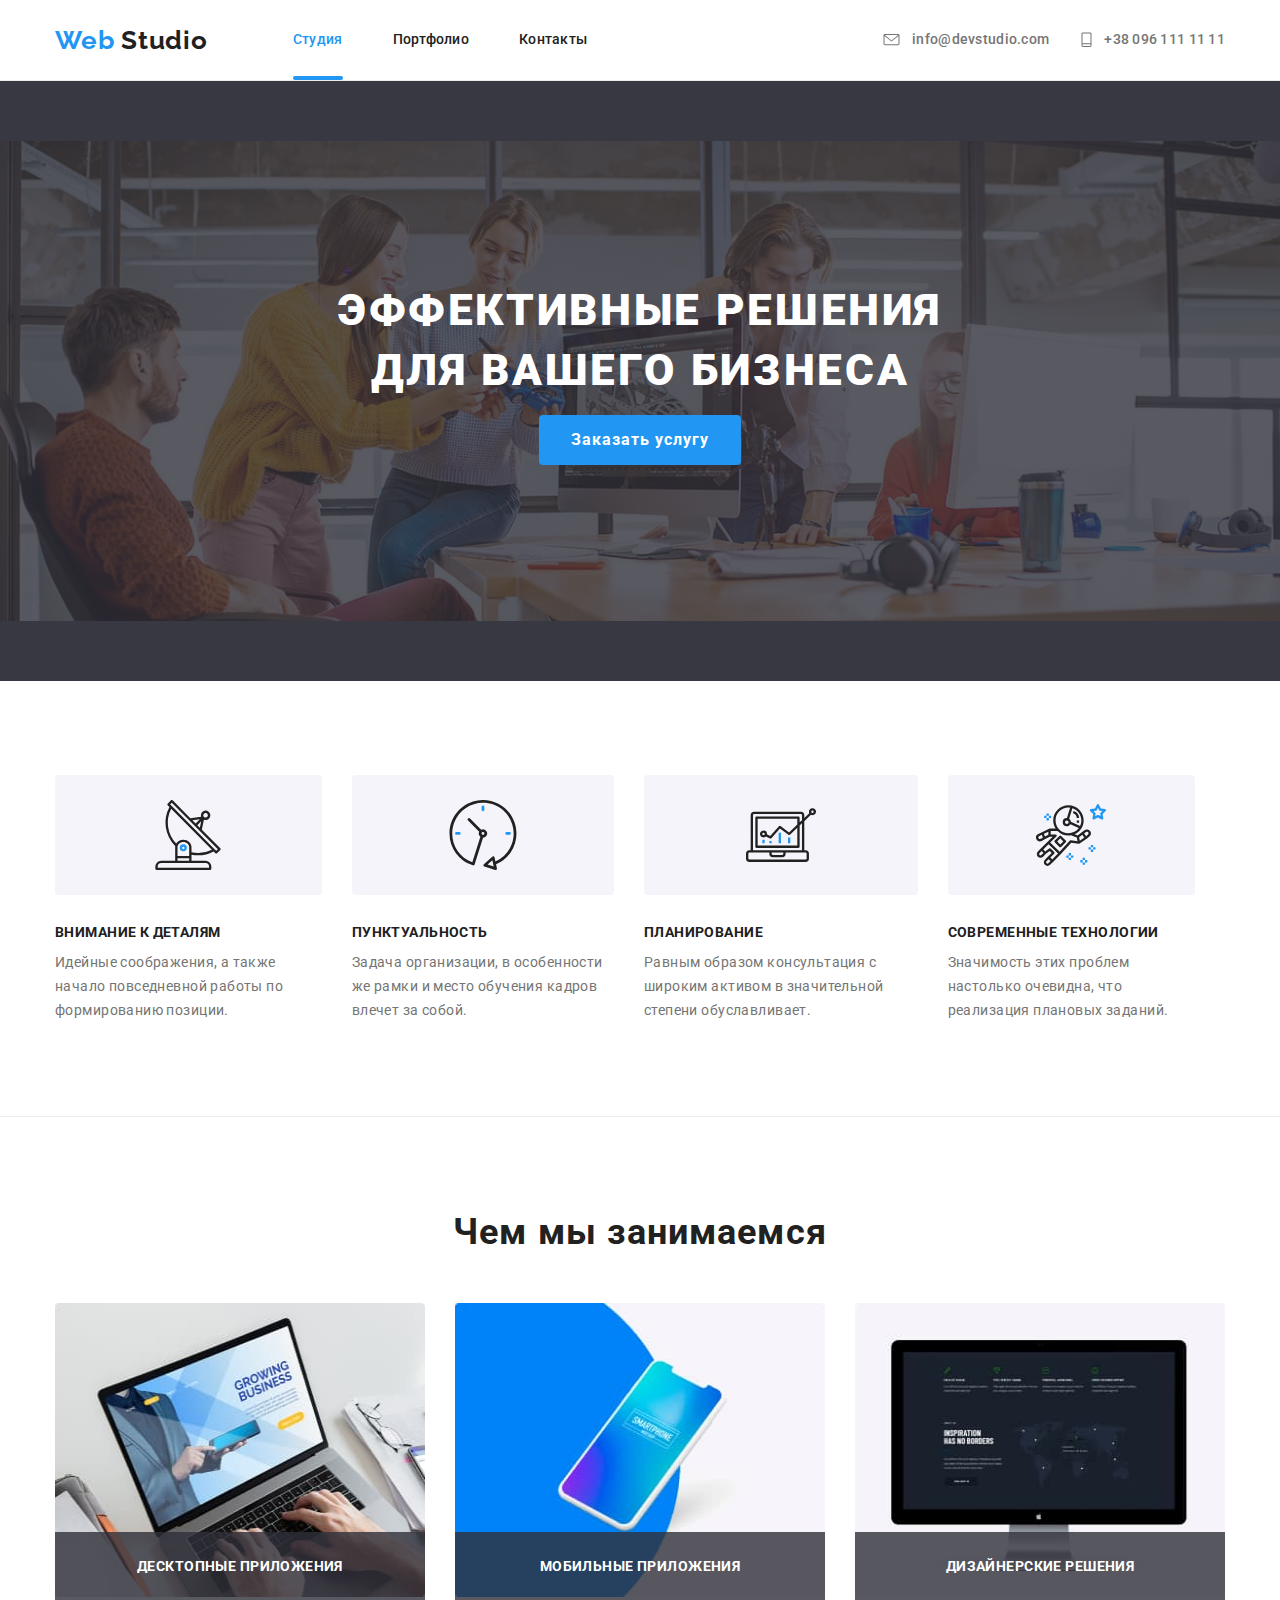
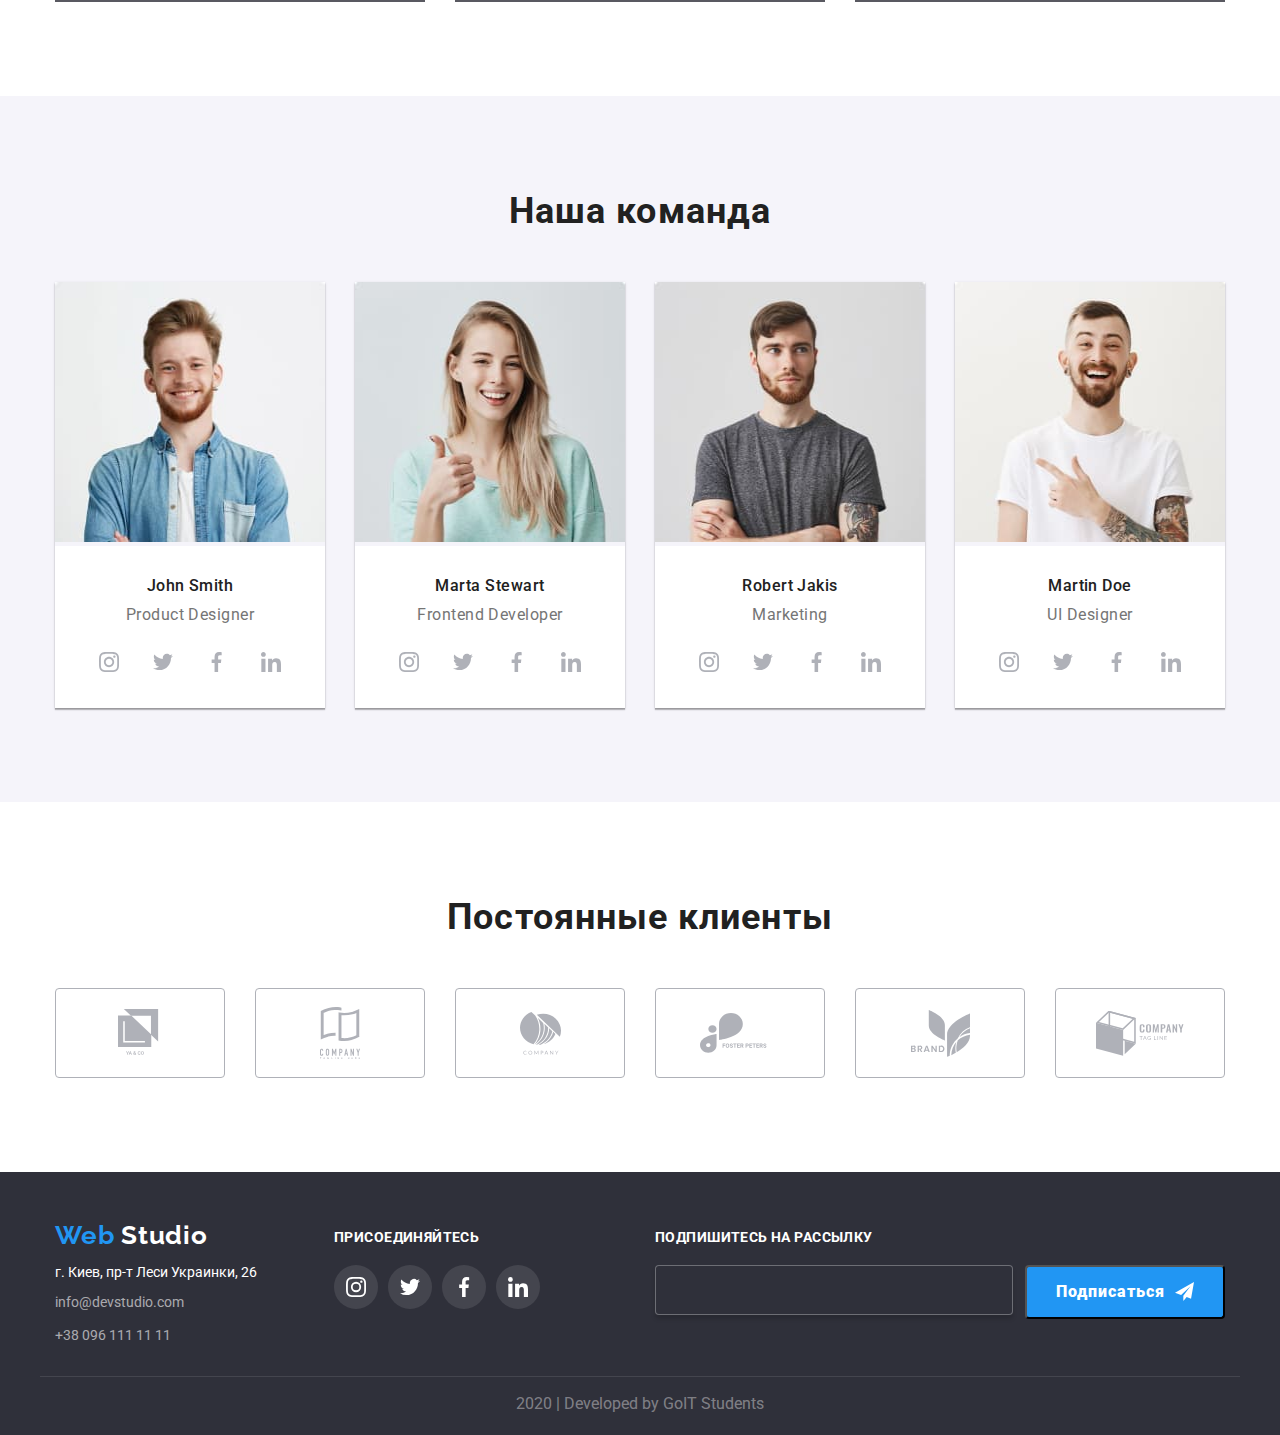
<file: index.html>
<!DOCTYPE html>
<html lang="ru">
  <head>
    <meta charset="UTF-8" />
    <meta name="viewport" content="width=device-width, initial-scale=1.0" />
    <meta http-equiv="X-UA-Compatible" content="IE=Edge" />
    <title>Web Studio v.1</title>
    <link
      href="https://fonts.googleapis.com/css2?family=Raleway:wght@700&family=Roboto:wght@400;500;700;900&display=swap"
      rel="stylesheet"
    />
    <link
      rel="stylesheet"
      href="https://cdnjs.cloudflare.com/ajax/libs/modern-normalize/0.6.0/modern-normalize.min.css"
    />
    <link rel="stylesheet" href="./css/styles.css" />
  </head>

  <body class="page">
    <!-- Шапка сайта -->
    <header class="page-header">
      <div class="container main-nav">
        <nav class="container-nav">
          <a href="./index.html" class="logo">
            Web <span class="logo-studio">Studio</span>
          </a>
          <ul class="site-nav list">
            <li class="item">
              <a href="./index.html" class="link current">Студия</a>
            </li>
            <li class="item">
              <a href="./portfolio.html" class="link">Портфолио</a>
            </li>
            <li class="item"><a href="" class="link">Контакты</a></li>
          </ul>
        </nav>
        <ul class="communication list">
          <li class="item">
            <a href="mailto:info@devstudio.com" target="_blank" class="link">
              <svg class="mail">
                <use
                  href="./images/sprite.svg#mail"
                  width="21px"
                  height="16px"
                ></use>
              </svg>
              info@devstudio.com
            </a>
          </li>
          <li class="item">
            <a href="tel:380961111111" class="link">
              <svg class="telephone">
                <use
                  href="./images/sprite.svg#telefon"
                  width="15px"
                  height="20px"
                ></use>
              </svg>
              +38 096 111 11 11
            </a>
          </li>
        </ul>
      </div>
    </header>

    <main>
      <!-- Герой -->
      <div class="hero">
        <section class="heading">
          <h1 class="hero-title">
            ЭФФЕКТИВНЫЕ РЕШЕНИЯ ДЛЯ ВАШЕГО БИЗНЕСА
          </h1>
          <a href="" target="_blank" class="button-primary">Заказать услугу</a>
        </section>
      </div>
      <!-- Наши преимущества -->
      <div class="advantages">
        <div class="container">
          <h2 class="advantages-title visually-hidden">Наши преимущества</h2>
          <!-- заголовок h2,которого нет в макете ,будет спрятан при стилизации -->
          <ul class="advantages-list list">
            <li class="item details">
              <h3 class="advantages-list-title">Внимание к деталям</h3>
              <p class="advantages-list-text">
                Идейные соображения, а также начало повседневной работы по
                формированию позиции.
              </p>
            </li>
            <li class="item punctuality">
              <h3 class="advantages-list-title">Пунктуальность</h3>
              <p class="advantages-list-text">
                Задача организации, в особенности же рамки и место обучения
                кадров влечет за собой.
              </p>
            </li>
            <li class="item planning">
              <h3 class="advantages-list-title">Планирование</h3>
              <p class="advantages-list-text">
                Равным образом консультация с широким активом в значительной
                степени обуславливает.
              </p>
            </li>
            <li class="item technology">
              <h3 class="advantages-list-title">Современные технологии</h3>
              <p class="advantages-list-text">
                Значимость этих проблем настолько очевидна, что реализация
                плановых заданий.
              </p>
            </li>
          </ul>
        </div>
      </div>
      <!-- Чем мы занимаемся -->
      <div class="work">
        <div class="container">
          <h2 class="work-title">Чем мы занимаемся</h2>
          <ul class="work-list list">
            <li class="item-work">
              <img
                src="./images/notebook.jpg"
                alt="Ноутбук"
                width="370"
                height="294"
              />
              <h3 class="work-list-title">Десктопные приложения</h3>
            </li>
            <li class="item-work">
              <img
                src="./images/smartfon.jpg"
                alt="Смартфон"
                width="370"
                height="294"
              />
              <h3 class="work-list-title">Мобильные приложения</h3>
            </li>
            <li class="item-work">
              <img
                src="./images/monitor.jpg"
                alt="Изображение на мониторе"
                width="370"
                height="294"
              />
              <h3 class="work-list-title">Дизайнерские решения</h3>
            </li>
          </ul>
        </div>
      </div>
      <!-- Наша команда -->
      <section class="team">
        <div class="container">
          <h2 class="team-title">Наша команда</h2>
          <ul class="team-list list">
            <li class="item">
              <img
                src="./images/john.jpg"
                width="270"
                height="260"
                alt="Фото Джона"
              />
              <div class="team-list-card">
                <h3 class="team-list-title">John Smith</h3>
                <p class="team-list-text">Product Designer</p>
                <ul class="team-list-icon">
                  <li>
                    <a
                      href=""
                      aria-label="Ссылка на Instagram"
                      class="team-list-icon-link"
                    >
                      <svg class="team-svg">
                        <use
                          href="./images/sprite.svg#instagram1"
                          width="20px"
                          height="20px"
                        ></use>
                      </svg>
                    </a>
                  </li>
                  <li>
                    <a
                      href=""
                      aria-label="Ссылка на Twitter"
                      class="team-list-icon-link"
                    >
                      <svg class="team-svg">
                        <use
                          href="./images/sprite.svg#twitter1"
                          width="20px"
                          height="20px"
                        ></use>
                      </svg>
                    </a>
                  </li>
                  <li>
                    <a
                      href=""
                      aria-label="Ссылка на Facebook"
                      class="team-list-icon-link"
                    >
                      <svg class="team-svg">
                        <use
                          href="./images/sprite.svg#facebook1"
                          width="20px"
                          height="20px"
                        ></use>
                      </svg>
                    </a>
                  </li>
                  <li>
                    <a
                      href=""
                      aria-label="Ссылка на LinkedIn"
                      class="team-list-icon-link linkedin"
                    >
                      <svg class="team-svg">
                        <use
                          href="./images/sprite.svg#linkedin1"
                          width="20px"
                          height="20px"
                        ></use>
                      </svg>
                    </a>
                  </li>
                </ul>
              </div>
            </li>
            <li class="item">
              <img
                src="./images/marta.jpg"
                width="270"
                height="260"
                alt="Фото Марты"
              />
              <div class="team-list-card">
                <h3 class="team-list-title">Marta Stewart</h3>
                <p class="team-list-text">Frontend Developer</p>
                <ul class="team-list-icon">
                  <li>
                    <a
                      href=""
                      aria-label="Ссылка на Instagram"
                      class="team-list-icon-link"
                    >
                      <svg class="team-svg">
                        <use
                          href="./images/sprite.svg#instagram1"
                          width="20px"
                          height="20px"
                        ></use>
                      </svg>
                    </a>
                  </li>
                  <li>
                    <a
                      href=""
                      aria-label="Ссылка на Twitter"
                      class="team-list-icon-link"
                    >
                      <svg class="team-svg">
                        <use
                          href="./images/sprite.svg#twitter1"
                          width="20px"
                          height="20px"
                        ></use>
                      </svg>
                    </a>
                  </li>
                  <li>
                    <a
                      href=""
                      aria-label="Ссылка на Facebook"
                      class="team-list-icon-link"
                    >
                      <svg class="team-svg">
                        <use
                          href="./images/sprite.svg#facebook1"
                          width="20px"
                          height="20px"
                        ></use>
                      </svg>
                    </a>
                  </li>
                  <li>
                    <a
                      href=""
                      aria-label="Ссылка на LinkedIn"
                      class="team-list-icon-link linkedin"
                    >
                      <svg class="team-svg">
                        <use
                          href="./images/sprite.svg#linkedin1"
                          width="20px"
                          height="20px"
                        ></use>
                      </svg>
                    </a>
                  </li>
                </ul>
              </div>
            </li>
            <li class="item">
              <img
                src="./images/robert.jpg"
                width="270"
                height="260"
                alt="Фото Роберта"
              />
              <div class="team-list-card">
                <h3 class="team-list-title">Robert Jakis</h3>
                <p class="team-list-text">Marketing</p>
                <ul class="team-list-icon">
                  <li>
                    <a
                      href=""
                      aria-label="Ссылка на Instagram"
                      class="team-list-icon-link"
                    >
                      <svg class="team-svg">
                        <use
                          href="./images/sprite.svg#instagram1"
                          width="20px"
                          height="20px"
                        ></use>
                      </svg>
                    </a>
                  </li>
                  <li>
                    <a
                      href=""
                      aria-label="Ссылка на Twitter"
                      class="team-list-icon-link"
                    >
                      <svg class="team-svg">
                        <use
                          href="./images/sprite.svg#twitter1"
                          width="20px"
                          height="20px"
                        ></use>
                      </svg>
                    </a>
                  </li>
                  <li>
                    <a
                      href=""
                      aria-label="Ссылка на Facebook"
                      class="team-list-icon-link"
                    >
                      <svg class="team-svg">
                        <use
                          href="./images/sprite.svg#facebook1"
                          width="20px"
                          height="20px"
                        ></use>
                      </svg>
                    </a>
                  </li>
                  <li>
                    <a
                      href=""
                      aria-label="Ссылка на LinkedIn"
                      class="team-list-icon-link linkedin"
                    >
                      <svg class="team-svg">
                        <use
                          href="./images/sprite.svg#linkedin1"
                          width="20px"
                          height="20px"
                        ></use>
                      </svg>
                    </a>
                  </li>
                </ul>
              </div>
            </li>
            <li class="item">
              <img
                src="./images/martin.jpg"
                width="270"
                height="260"
                alt="Фото Мартина"
              />
              <div class="team-list-card">
                <h3 class="team-list-title">Martin Doe</h3>
                <p class="team-list-text">UI Designer</p>
                <ul class="team-list-icon">
                  <li>
                    <a
                      href=""
                      aria-label="Ссылка на Instagram"
                      class="team-list-icon-link"
                    >
                      <svg class="team-svg">
                        <use
                          href="./images/sprite.svg#instagram1"
                          width="20px"
                          height="20px"
                        ></use>
                      </svg>
                    </a>
                  </li>
                  <li>
                    <a
                      href=""
                      aria-label="Ссылка на Twitter"
                      class="team-list-icon-link"
                    >
                      <svg class="team-svg">
                        <use
                          href="./images/sprite.svg#twitter1"
                          width="20px"
                          height="20px"
                        ></use>
                      </svg>
                    </a>
                  </li>
                  <li>
                    <a
                      href=""
                      aria-label="Ссылка на Facebook"
                      class="team-list-icon-link"
                    >
                      <svg class="team-svg">
                        <use
                          href="./images/sprite.svg#facebook1"
                          width="20px"
                          height="20px"
                        ></use>
                      </svg>
                    </a>
                  </li>
                  <li>
                    <a
                      href=""
                      aria-label="Ссылка на LinkedIn"
                      class="team-list-icon-link linkedin"
                    >
                      <svg class="team-svg">
                        <use
                          href="./images/sprite.svg#linkedin1"
                          width="20px"
                          height="20px"
                        ></use>
                      </svg>
                    </a>
                  </li>
                </ul>
              </div>
            </li>
          </ul>
        </div>
      </section>
      <!-- Постоянные клиенты -->
      <div class="customers">
        <div class="container">
          <h2 class="customers-title">Постоянные клиенты</h2>
          <ul class="customers-list list">
            <li class="item">
              <a
                href=""
                aria-label="Ссылка на сайт компании YA & CO"
                class="customers-list-link"
              >
                <svg class="svg-yaco">
                  <use
                    href="./images/sprite.svg#yaco"
                    width="44px"
                    height="49px"
                  ></use>
                </svg>
              </a>
            </li>
            <li class="item">
              <a
                href=""
                aria-label="Ссылка на сайт компании COMPANY TAGLINE HERE"
                class="customers-list-link"
              >
                <svg class="svg-companytaglinehere">
                  <use
                    href="./images/sprite.svg#companytaglinehere"
                    width="40px"
                    height="52px"
                  ></use>
                </svg>
              </a>
            </li>
            <li class="item">
              <a
                href=""
                aria-label="Ссылка на сайт компании COMPANY"
                class="customers-list-link"
              >
                <svg class="svg-company">
                  <use
                    href="./images/sprite.svg#company"
                    width="41px"
                    height="43px"
                  ></use>
                </svg>
              </a>
            </li>
            <li class="item">
              <a
                href=""
                aria-label="Ссылка на сайт компании FOSTER PETERS"
                class="customers-list-link"
              >
                <svg class="svg-fosterpeters">
                  <use
                    href="./images/sprite.svg#fosterpeters"
                    width="80px"
                    height="42px"
                  ></use>
                </svg>
              </a>
            </li>
            <li class="item">
              <a
                href=""
                aria-label="Ссылка на сайт компании BRAND"
                class="customers-list-link"
              >
                <svg class="svg-brand">
                  <use
                    href="./images/sprite.svg#brand"
                    width="59px"
                    height="47px"
                  ></use>
                </svg>
              </a>
            </li>
            <li class="item">
              <a
                href=""
                aria-label="Ссылка на сайт компании COMPANY TAG LINE"
                class="customers-list-link"
              >
                <svg class="svg-companytagline">
                  <use
                    href="./images/sprite.svg#companytagline"
                    width="88px"
                    height="45px"
                  ></use>
                </svg>
              </a>
            </li>
          </ul>
        </div>
      </div>
    </main>
    <!-- Футер -->
    <footer class="footer">
      <!-- Адрес -->
      <div class="container footer-container">
        <div class="footer-left-block">
          <a href="./index.html" class="logo footer-logo">
            Web <span class="footer-studio">Studio</span>
          </a>
          <address class="footer-contacts">
            <span class="footer-contacts-address"
              >г. Киев, пр-т Леси Украинки, 26</span
            >
            <a
              href="mailto:info@devstudio.com"
              target="_blank"
              class="footer-mail link"
            >
              info@devstudio.com
            </a>
            <a href="tel:380961111111" class="footer-telephone link">
              +38 096 111 11 11
            </a>
          </address>
        </div>
        <!-- Ссылки на соц.сети -->
        <div class="footer-social-media">
          <b class="footer-social-media-act">ПРИСОЕДИНЯЙТЕСЬ</b>
          <ul class="footer-social-media-list list">
            <li>
              <a
                href=""
                aria-label="Ссылка на Instagram"
                class="footer-social-media-list-link instagram"
              >
              </a>
            </li>
            <li>
              <a
                href=""
                aria-label="Ссылка на Twitter"
                class="footer-social-media-list-link twitter"
              >
              </a>
            </li>
            <li>
              <a
                href=""
                aria-label="Ссылка на Facebook"
                class="footer-social-media-list-link facebook"
              >
              </a>
            </li>
            <li>
              <a
                href=""
                aria-label="Ссылка на LinkedIn"
                class="footer-social-media-list-link linkedin"
              >
              </a>
            </li>
          </ul>
        </div>
        <!-- Форма подписки на рассылку -->
        <div class="form">
          <b class="form-act">ПОДПИШИТЕСЬ НА РАССЫЛКУ</b>
          <div class="form-input">
            <input type="text" class="footer-input" />
            <button type="button" class="button-secondary">Подписаться</button>
          </div>
        </div>
      </div>
      <div class="container-inscription">
        <p class="footer-inscription">2020 | Developed by GoIT Students</p>
      </div>
    </footer>
  </body>
</html>
</file>
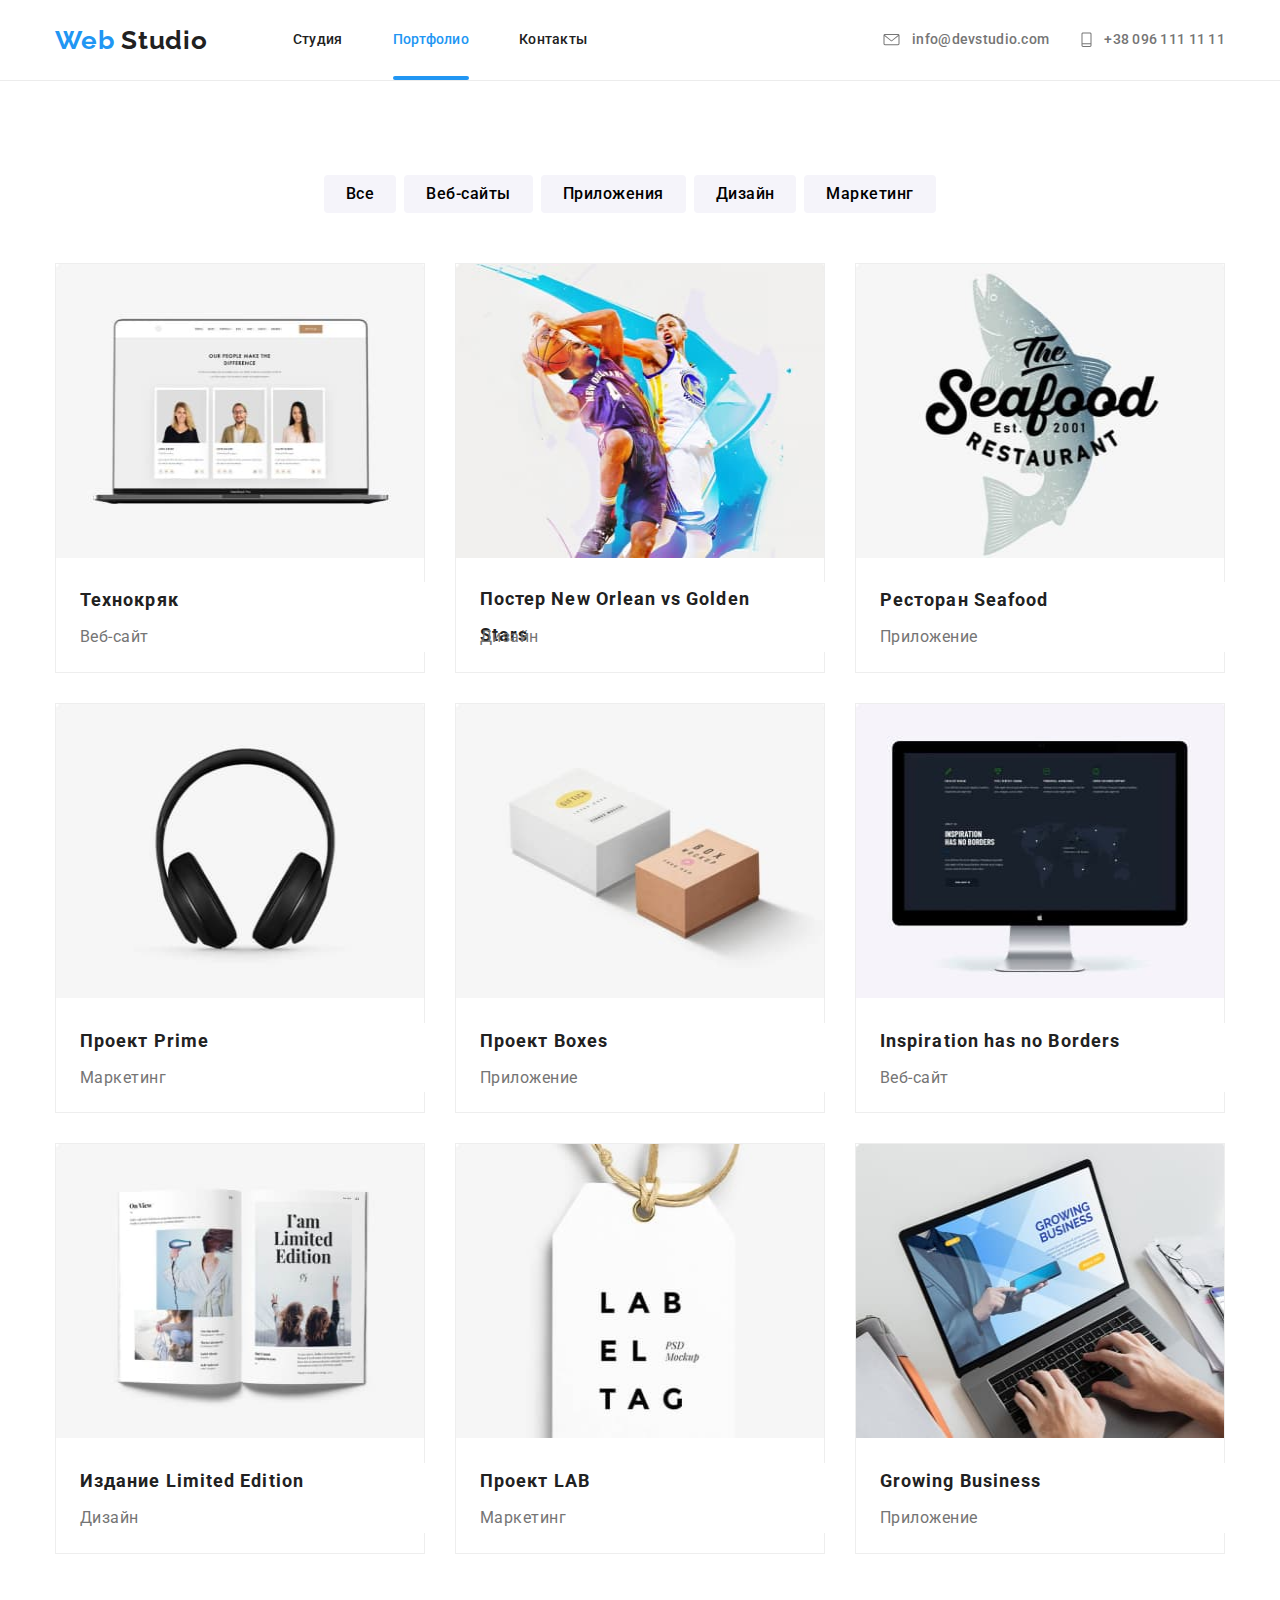
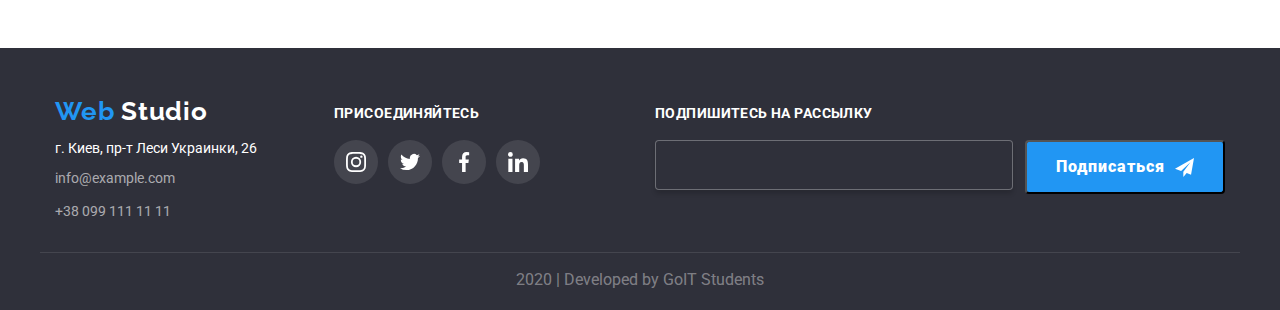
<file: portfolio.html>
<!DOCTYPE html>
<html lang="ru">
  <head>
    <meta charset="UTF-8" />
    <meta name="viewport" content="width=device-width, initial-scale=1.0" />
    <meta http-equiv="X-UA-Compatible" content="IE=Edge" />
    <title>Portfolio</title>
    <link
      href="https://fonts.googleapis.com/css2?family=Raleway:wght@700&family=Roboto:wght@400;500;700;900&display=swap"
      rel="stylesheet"
    />
    <link
      rel="stylesheet"
      href="https://cdnjs.cloudflare.com/ajax/libs/modern-normalize/0.6.0/modern-normalize.min.css"
    />
    <link rel="stylesheet" href="./css/styles.css" />
  </head>
  <body class="page">
    <!-- Шапка сайта -->
    <header class="page-header">
      <div class="container main-nav">
        <nav class="container-nav">
          <a href="./index.html" class="logo">
            Web <span class="logo-studio">Studio</span>
          </a>
          <ul class="site-nav list">
            <li class="item">
              <a href="./index.html" class="link">Студия</a>
            </li>
            <li class="item">
              <a href="./portfolio.html" class="link current">Портфолио</a>
            </li>
            <li class="item"><a href="" class="link">Контакты</a></li>
          </ul>
        </nav>
        <ul class="communication list">
          <li class="item">
            <a href="mailto:info@devstudio.com" target="_blank" class="link">
              <svg class="mail">
                <use href="./images/sprite.svg#mail"></use>
              </svg>
              info@devstudio.com
            </a>
          </li>
          <li class="item">
            <a href="tel:380961111111" class="link">
              <svg class="telephone">
                <use href="./images/sprite.svg#telefon"></use>
              </svg>
              +38 096 111 11 11
            </a>
          </li>
        </ul>
      </div>
    </header>

    <main>
      <!-- Наши проекты и работы -->
      <section class="portfolio">
        <!-- скрытый заголовок -->
        <div class="container">
          <h1 class="portfolio-title visually-hidden">Наши проекты</h1>
          <!-- список фильтров -->
          <ul class="portfolio-list">
            <li class="item-button">
              <button type="button" class="portfolio-list-button">Все</button>
            </li>
            <li class="item-button">
              <button type="button" class="portfolio-list-button">
                Веб-сайты
              </button>
            </li>
            <li class="item-button">
              <button type="button" class="portfolio-list-button">
                Приложения
              </button>
            </li>
            <li class="item-button">
              <button type="button" class="portfolio-list-button">
                Дизайн
              </button>
            </li>
            <li class="item-button">
              <button type="button" class="portfolio-list-button">
                Маркетинг
              </button>
            </li>
          </ul>
          <!-- список проектов -->
          <ul class="portfolio-projectslist">
            <li class="portfolio-projectslist-item">
              <a href="" class="portfolio-projectslist-link">
                <div class="portfolio-projectslist-card">
                  <img
                    src="./images/1.jpg"
                    width="370"
                    height="294"
                    alt="3_фотокарточки"
                  />
                  <p class="portfolio-projectlist-text">
                    Технокряк это современная площадка распространения
                    коронавируса. Компании используют эту платформу для
                    цифрового шпионажа и атак на защищённые сервера конкурентов.
                  </p>
                </div>
                <div class="portfolio-projectslist-frame">
                  <h2 class="portfolio-projectlist-title">Технокряк</h2>
                  <p class="portfolio-projectlist-type">Веб-сайт</p>
                </div>
              </a>
            </li>
            <li class="portfolio-projectslist-item">
              <a href="" class="portfolio-projectslist-link">
                <div class="portfolio-projectslist-card">
                  <img
                    src="./images/2.jpg"
                    width="370"
                    height="294"
                    alt="баскетболисты"
                  />
                  <p class="portfolio-projectlist-text">
                    Технокряк это современная площадка распространения
                    коронавируса. Компании используют эту платформу для
                    цифрового шпионажа и атак на защищённые сервера конкурентов.
                  </p>
                </div>
                <div class="portfolio-projectslist-frame">
                  <h2 class="portfolio-projectlist-title New-Orlean">
                    Постер New Orlean vs Golden Stars
                  </h2>
                  <p class="portfolio-projectlist-type">Дизайн</p>
                </div>
              </a>
            </li>
            <li class="portfolio-projectslist-item">
              <a href="" class="portfolio-projectslist-link">
                <div class="portfolio-projectslist-card">
                  <img
                    src="./images/3.jpg"
                    width="370"
                    height="294"
                    alt="логотип Seafood"
                  />
                  <p class="portfolio-projectlist-text">
                    Технокряк это современная площадка распространения
                    коронавируса. Компании используют эту платформу для
                    цифрового шпионажа и атак на защищённые сервера конкурентов.
                  </p>
                </div>
                <div class="portfolio-projectslist-frame">
                  <h2 class="portfolio-projectlist-title">Ресторан Seafood</h2>
                  <p class="portfolio-projectlist-type">Приложение</p>
                </div>
              </a>
            </li>
            <li class="portfolio-projectslist-item">
              <a href="" class="portfolio-projectslist-link">
                <div class="portfolio-projectslist-card">
                  <img
                    src="./images/4.jpg"
                    width="370"
                    height="294"
                    alt="наушники"
                  />
                  <p class="portfolio-projectlist-text">
                    Технокряк это современная площадка распространения
                    коронавируса. Компании используют эту платформу для
                    цифрового шпионажа и атак на защищённые сервера конкурентов.
                  </p>
                </div>
                <div class="portfolio-projectslist-frame">
                  <h2 class="portfolio-projectlist-title">Проект Prime</h2>
                  <p class="portfolio-projectlist-type">Маркетинг</p>
                </div>
              </a>
            </li>
            <li class="portfolio-projectslist-item">
              <a href="" class="portfolio-projectslist-link">
                <div class="portfolio-projectslist-card">
                  <img
                    src="./images/5.jpg"
                    width="370"
                    height="294"
                    alt="2 коробка"
                  />
                  <p class="portfolio-projectlist-text">
                    Технокряк это современная площадка распространения
                    коронавируса. Компании используют эту платформу для
                    цифрового шпионажа и атак на защищённые сервера конкурентов.
                  </p>
                </div>
                <div class="portfolio-projectslist-frame">
                  <h2 class="portfolio-projectlist-title">Проект Boxes</h2>
                  <p class="portfolio-projectlist-type">Приложение</p>
                </div>
              </a>
            </li>
            <li class="portfolio-projectslist-item">
              <a href="" class="portfolio-projectslist-link">
                <div class="portfolio-projectslist-card">
                  <img
                    src="./images/6.jpg"
                    width="370"
                    height="294"
                    alt="монитор"
                  />
                  <p class="portfolio-projectlist-text">
                    Технокряк это современная площадка распространения
                    коронавируса. Компании используют эту платформу для
                    цифрового шпионажа и атак на защищённые сервера конкурентов.
                  </p>
                </div>
                <div class="portfolio-projectslist-frame">
                  <h2 class="portfolio-projectlist-title">
                    Inspiration has no Borders
                  </h2>
                  <p class="portfolio-projectlist-type">Веб-сайт</p>
                </div>
              </a>
            </li>
            <li class="portfolio-projectslist-item">
              <a href="" class="portfolio-projectslist-link">
                <div class="portfolio-projectslist-card">
                  <img
                    src="./images/7.jpg"
                    width="370"
                    height="294"
                    alt="журнал"
                  />
                  <p class="portfolio-projectlist-text">
                    Технокряк это современная площадка распространения
                    коронавируса. Компании используют эту платформу для
                    цифрового шпионажа и атак на защищённые сервера конкурентов.
                  </p>
                </div>
                <div class="portfolio-projectslist-frame">
                  <h2 class="portfolio-projectlist-title">
                    Издание Limited Edition
                  </h2>
                  <p class="portfolio-projectlist-type">Дизайн</p>
                </div>
              </a>
            </li>
            <li class="portfolio-projectslist-item">
              <a href="" class="portfolio-projectslist-link">
                <div class="portfolio-projectslist-card">
                  <img
                    src="./images/8.jpg"
                    width="370"
                    height="294"
                    alt="бирка LAB EL TAG"
                  />
                  <p class="portfolio-projectlist-text">
                    Технокряк это современная площадка распространения
                    коронавируса. Компании используют эту платформу для
                    цифрового шпионажа и атак на защищённые сервера конкурентов.
                  </p>
                </div>
                <div class="portfolio-projectslist-frame">
                  <h2 class="portfolio-projectlist-title">Проект LAB</h2>
                  <p class="portfolio-projectlist-type">Маркетинг</p>
                </div>
              </a>
            </li>
            <li class="portfolio-projectslist-item">
              <a href="" class="portfolio-projectslist-link">
                <div class="portfolio-projectslist-card">
                  <img
                    src="./images/9.jpg"
                    width="370"
                    height="294"
                    alt="ноутбук"
                  />
                  <p class="portfolio-projectlist-text">
                    Технокряк это современная площадка распространения
                    коронавируса. Компании используют эту платформу для
                    цифрового шпионажа и атак на защищённые сервера конкурентов.
                  </p>
                </div>
                <div class="portfolio-projectslist-frame">
                  <h2 class="portfolio-projectlist-title">Growing Business</h2>
                  <p class="portfolio-projectlist-type">Приложение</p>
                </div>
              </a>
            </li>
          </ul>
        </div>
      </section>
    </main>

    <!-- Футер -->
    <footer class="footer">
      <!-- Адрес -->
      <div class="container footer-container">
        <div class="footer-left-block">
          <a href="./index.html" class="logo footer-logo">
            Web <span class="footer-studio">Studio</span>
          </a>
          <address class="footer-contacts">
            <span class="footer-contacts-address"
              >г. Киев, пр-т Леси Украинки, 26</span
            >
            <span class="footer-mail">info@example.com</span>
            <span class="footer-telephone">+38 099 111 11 11</span>
          </address>
        </div>
        <!-- Ссылки на соц.сети -->
        <div class="footer-social-media">
          <b class="footer-social-media-act">ПРИСОЕДИНЯЙТЕСЬ</b>
          <ul class="footer-social-media-list list">
            <li>
              <a
                href=""
                aria-label="Ссылка на Instagram"
                class="footer-social-media-list-link instagram"
              >
              </a>
            </li>
            <li>
              <a
                href=""
                aria-label="Ссылка на Twitter"
                class="footer-social-media-list-link twitter"
              >
              </a>
            </li>
            <li>
              <a
                href=""
                aria-label="Ссылка на Facebook"
                class="footer-social-media-list-link facebook"
              >
              </a>
            </li>
            <li>
              <a
                href=""
                aria-label="Ссылка на LinkedIn"
                class="footer-social-media-list-link linkedin"
              >
              </a>
            </li>
          </ul>
        </div>
        <!-- Форма подписки на рассылку -->
        <div class="form">
          <b class="form-act">ПОДПИШИТЕСЬ НА РАССЫЛКУ</b>
          <div class="form-input">
            <input type="text" class="footer-input" />
            <button type="button" class="button-secondary">Подписаться</button>
          </div>
        </div>
      </div>
      <div class="container-inscription">
        <p class="footer-inscription">2020 | Developed by GoIT Students</p>
      </div>
    </footer>
  </body>
</html>
</file>
<file: css/styles.css>
:root {
  --primary-text-color: #757575;
  --title-text-color: #212121;
  --accent-color: #2196f3;
  --other-text-color: #ffffff;
  --primary-bg-color: #ffffff;
  --button-text-color: #ffffff;
  --footer-bg-color: #2f303a;
  --header-bg-color: #ffffff;
  --address-text-color: rgba(255, 255, 255, 0.6);
  --footer-inscription-color: rgba(255, 255, 255, 0.4);
  --section-bg-color: #f5f4fa;
  --portfolio-bg-color: #ffffff;
  --advantages-border-color: #ececec;
  --footer-border-color: rgba(255, 255, 255, 0.1);
  --portfolio-header-border-color: #ececec;
  --portfolio-image-border-color: #eeeeee;
}

html {
  box-sizing: border-box;
}

*,
*::before,
*::after {
  box-sizing: inherit;
}

/* body */

.page {
  margin: 0;

  font-family: Roboto, sans-serif;
  font-style: normal;
  color: var(--primary-text-color);
  background-color: var(--primary-bg-color);
}
a {
  text-decoration: none;
}

.container {
  width: 1200px;
  padding-left: 15px;
  padding-right: 15px;
  margin-left: auto;
  margin-right: auto;
  /* outline: 2px solid tomato; */
}
.advantages-title,
.work-title,
.team-title,
.customers-title,
.portfolio-title {
  margin: 0;
  margin-bottom: 50px;

  font-family: Roboto, sans-serif;
  font-style: normal;
  font-weight: 700;
  font-size: 36px;
  line-height: 1.17;
  text-align: center;
  letter-spacing: 0.03em;
  color: var(--title-text-color);
}
.visually-hidden {
  position: absolute;
  width: 1px;
  height: 1px;
  margin: -1px;
  border: 0px;
  padding: 0px;
  clip: rect(0 0 0 0);
  overflow: hidden;
}
.advantages-list .item,
.work-list .item-work,
.team-list .item,
.customers-list .item {
  margin-right: 30px;
}

.list,
.team-list-icon {
  display: flex;
  list-style: none;
  margin: 0;
  padding: 0;
}

/* Шапка сайта */

.page-header {
  background-color: var(--header-bg-color);
  border-bottom: 1px solid var(--portfolio-header-border-color);
}

.logo {
  margin-right: 85px;
  font-family: Raleway, sans-serif;
  font-style: normal;
  font-weight: 700;
  font-size: 26px;
  line-height: 1.19;
  letter-spacing: 0.03em;
  color: var(--accent-color);
}
.logo-studio {
  color: var(--title-text-color);
}

.main-nav,
.container-nav {
  display: flex;
  align-items: center;
}
.site-nav .item {
  margin-right: 50px;
}
.site-nav .item:last-child {
  margin-right: 0;
}
.site-nav .link {
  display: block;
  padding-top: 32px;
  padding-bottom: 32px;

  font-family: Roboto, sans-serif;
  font-style: normal;
  font-weight: 500;
  font-size: 14px;
  line-height: 1.14;
  letter-spacing: 0.02em;
  color: var(--title-text-color);

  transition-property: color;
  transition-duration: 250ms;
  transition-timing-function: cubic-bezier(0.4, 0, 0.2, 1);
}
.site-nav .link:hover,
.site-nav .link:focus {
  color: var(--accent-color);
}
.site-nav .current {
  position: relative;
  color: var(--accent-color);
}
.site-nav .current::after {
  content: "";
  position: absolute;
  bottom: 0;
  left: 0;
  width: 100%;
  height: 4px;
  border-radius: 2px;
  background-color: var(--accent-color);
}

.communication {
  /* outline: 1px solid green; */
  margin-left: auto;
  display: flex;
  align-items: center;
}
.communication .item {
  align-items: center;
}
.communication .item + .item {
  margin-left: 30px;
}

.communication .link {
  /* outline: 1px solid red; */
  display: flex;
  align-items: center;
  font-family: Roboto, sans-serif;
  font-style: normal;
  font-weight: 500;
  font-size: 14px;
  line-height: 1.14;
  letter-spacing: 0.02em;
  color: var(--primary-text-color);

  transition-property: color;
  transition-duration: 250ms;
  transition-timing-function: cubic-bezier(0.4, 0, 0.2, 1);
}
.communication .link:hover,
.communication .link:focus {
  color: var(--accent-color);
}
.communication .mail {
  width: 21px;
  height: 16px;
  margin-right: 10px;
  fill: currentColor;
}
.communication .telephone {
  width: 15px;
  height: 20px;
  margin-right: 10px;
  fill: currentColor;
}

/* CSS для вкладки Студия (index.html)*/

/* Герой */

.hero {
  padding-top: 200px;
  padding-bottom: 200px;
  margin-left: auto;
  margin-right: auto;
  max-width: 1600px;
  min-width: 1200px;
  background-image: linear-gradient(
      rgba(47, 48, 58, 0.8),
      rgba(47, 48, 58, 0.8)
    ),
    url("../images/hero.jpg");
  background-size: contain;
  background-position: center;
  background-repeat: no-repeat;
  background-color: rgba(47, 48, 58, 0.8);
  text-align: center;
  /* outline: 2px solid green; */
}
.heading {
  /* outline: 2px solid tomato; */
  margin-left: auto;
  margin-right: auto;
  padding-left: 15px;
  padding-right: 15px;

  width: 646px;
  height: 200px;
  text-align: center;
}
.hero-title {
  margin-top: 0;
  margin-bottom: 30px;

  height: 104px;
  font-family: Roboto, sans-serif;
  font-style: normal;
  font-weight: 900;
  font-size: 44px;
  line-height: 1.36;
  letter-spacing: 0.06em;
  text-transform: uppercase;
  text-align: center;
  color: #ffffff;
}
.button-primary {
  display: inline-block;
  padding: 10px 32px;

  width: 200;
  font-family: Roboto, sans-serif;
  font-style: normal;
  font-weight: 700;
  font-size: 16px;
  line-height: 1.88;
  align-items: center;
  text-align: center;
  letter-spacing: 0.06em;
  color: var(--button-text-color);
  background-color: var(--accent-color);
  border-radius: 4px;
}

/* Наши преимущества */

.advantages {
  padding-top: 94px;
  padding-bottom: 94px;
  border-bottom: 1px solid var(--advantages-border-color);
}

.advantages-list .item::before {
  content: "";
  height: 120px;
  display: block;
  background-color: var(--section-bg-color);
  border-radius: 4px;
  background-repeat: no-repeat;
  background-position: center;
}
.advantages-list .details::before {
  background-image: url("../images/antenna.svg");
}
.advantages-list .punctuality::before {
  background-image: url("../images/vector.svg");
}
.advantages-list .planning::before {
  background-image: url("../images/diagram.svg");
}
.advantages-list .technology::before {
  background-image: url("../images/cosmonaut.svg");
}
.advantages-images {
  display: inline-block;
}
.advantages-list-text {
  margin: 0;
  margin-top: 10px;

  font-family: Roboto, sans-serif;
  font-style: normal;
  font-weight: 400;
  font-size: 14px;
  line-height: 1.7;
  letter-spacing: 0.03em;
  color: var(--primary-text-color);
}
.advantages-list-title {
  margin: 0;
  margin-top: 30px;

  font-family: Roboto, sans-serif;
  font-style: normal;
  font-weight: 700;
  font-size: 14px;
  line-height: 1.14;
  letter-spacing: 0.03em;
  text-transform: uppercase;
  color: var(--title-text-color);
}

/* Чем мы занимаемся */

.work {
  padding-top: 94px;
  padding-bottom: 94px;
}
.item-work {
  border-radius: 4px;
  position: relative;
}
.item-work:nth-child(3n) {
  margin-right: 0;
}
.work-list-title {
  position: absolute;
  bottom: 0;
  width: 100%;
  height: 70px;
  padding-top: 27px;
  padding-bottom: 27px;
  margin: 0;
  background: rgba(47, 48, 58, 0.8);

  font-family: Roboto, sans-serif;
  font-style: normal;
  font-weight: 700;
  font-size: 14px;
  line-height: 1.14;
  text-align: center;
  letter-spacing: 0.03em;
  text-transform: uppercase;
  color: var(--other-text-color);
}

/* Наша команда */

.team {
  min-width: 1200px;
  margin-left: auto;
  margin-right: auto;
  background-repeat: no-repeat;
  background-size: cover;
  background-position: center;
  padding-top: 94px;
  padding-bottom: 94px;
  background-color: var(--section-bg-color);
}

.team-list > .item {
  box-shadow: 0px 2px 1px rgba(0, 0, 0, 0.2), 0px 1px 1px rgba(0, 0, 0, 0.14),
    0px 1px 3px rgba(0, 0, 0, 0.12);
}
.team-list > .item:nth-child(4n) {
  margin-right: 0;
}
.team-list-card {
  background-color: var(--primary-bg-color);
  padding-top: 30px;
  padding-bottom: 24px;
}
.team-list-title {
  margin: 0;

  font-family: Roboto, sans-serif;
  font-style: normal;
  font-weight: 500;
  font-size: 16px;
  line-height: 1.19;
  text-align: center;
  letter-spacing: 0.03em;
  color: var(--title-text-color);
}
.team-list-text {
  margin: 0;
  margin-top: 10px;

  font-family: Roboto, sans-serif;
  font-style: normal;
  font-weight: 400;
  font-size: 16px;
  line-height: 1.19;
  text-align: center;
  letter-spacing: 0.03em;
  color: var(--primary-text-color);
}
.team-list-icon {
  display: flex;
  justify-content: space-evenly;
  margin-top: 16px;
  text-align: center;
  padding-right: 32px;
  padding-left: 32px;
}
.team-list-icon-link {
  padding: 12px;
  display: block;
  width: 44px;
  height: 44px;
  border-radius: 50%;
  margin-right: 10px;
  fill: #afb1b8;

  transition-property: fill;
  transition-property: background-color;
  transition-duration: 250ms;
  transition-timing-function: cubic-bezier(0.4, 0, 0.2, 1);
}
.team-list-icon-link:hover,
.team-list-icon-link:focus {
  background-color: var(--accent-color);
  fill: var(--primary-bg-color);
}
.team-list-icon .linkedin {
  margin-right: 0;
}
.team-svg {
  width: 20px;
  height: 20px;
}

/* Постоянные клиенты */

.customers {
  padding-top: 94px;
  padding-bottom: 94px;
}
.customers-list > .item:nth-child(6n) {
  margin-right: 0;
}
.customers-list .item {
  width: 170px;
  height: 90px;
}
.customers-list-link {
  display: flex;
  justify-content: center;
  align-items: center;
  border: 1px solid #afb1b8;
  box-sizing: border-box;
  border-radius: 4px;
  width: 170px;
  height: 90px;
  fill: #afb1b8;

  transition-property: fill, border;
  transition-duration: 250ms;
  transition-timing-function: cubic-bezier(0.4, 0, 0.2, 1);
}
.customers-list-link:hover,
.customers-list-link:focus {
  border: 1px solid var(--accent-color);
  fill: var(--accent-color);
}
.svg-yaco {
  display: inline-block;
  width: 44px;
  height: 49px;
}
.svg-companytaglinehere {
  width: 40px;
  height: 52px;
}
.svg-company {
  width: 41px;
  height: 43px;
}
.svg-fosterpeters {
  width: 80px;
  height: 42px;
}
.svg-brand {
  width: 59px;
  height: 47px;
}
.svg-companytagline {
  width: 88px;
  height: 45px;
}

/* CSS для вкладки Портфолио (portfolio.html) */

.portfolio {
  background-color: var(--portfolio-bg-color);
  padding-top: 94px;
  padding-bottom: 94px;
}

.portfolio-list,
.portfolio-projectslist {
  list-style: none;
  padding: 0;
  margin: 0;
}

.portfolio-list {
  display: flex;
  margin-bottom: 50px;
  margin-left: auto;
  margin-right: auto;
  /* outline: 2px solid tomato; */
  width: 632px;
  align-items: center;
}
.portfolio-list .item-button + .item-button {
  margin-left: 8px;
}
.portfolio-list-button {
  display: inline-block;
  padding: 6px 22px;

  font-family: Roboto, sans-serif;
  font-style: normal;
  font-weight: 500;
  font-size: 16px;
  line-height: 1.62;
  text-align: center;
  letter-spacing: 0.03em;
  background: var(--section-bg-color);
  border: none;
  border-radius: 4px;

  transition-property: color, background, box-shadow;
  transition-duration: 250ms;
  transition-timing-function: cubic-bezier(0.4, 0, 0.2, 1);
}
.portfolio-list-button:hover,
.portfolio-list-button:focus {
  color: var(--button-text-color);
  background: var(--accent-color);
  box-shadow: 0px 2px 2px rgba(0, 0, 0, 0.12), 0px 1px 2px rgba(0, 0, 0, 0.08),
    0px 3px 1px rgba(0, 0, 0, 0.1);
}
.portfolio-projectslist {
  display: flex;
  flex-wrap: wrap;
}
.portfolio-projectslist-item {
  margin-bottom: 30px;
  margin-right: 30px;

  width: calc((100% - 2 * 30px) / 3);
  /* outline: 1px solid teal; */
}
.portfolio-projectslist-item:nth-child(3n) {
  margin-right: 0;
}
.portfolio-projectslist-item:nth-last-child(-n + 3) {
  margin-bottom: 0;
}
.portfolio-projectslist-link {
  display: block;
  border: 1px solid #eeeeee;

  transition-property: box-shadow;
  transition-duration: 250ms;
  transition-timing-function: cubic-bezier(0.4, 0, 0.2, 1);
}
.portfolio-projectslist-link:hover,
.portfolio-projectslist-link:focus {
  box-shadow: 1px 4px 6px rgba(0, 0, 0, 0.16), 0px 4px 4px rgba(0, 0, 0, 0.06),
    0px 1px 1px rgba(0, 0, 0, 0.12);
}
.portfolio-projectslist-card {
  overflow: hidden;
  position: relative;
}
.portfolio-projectslist-card::before {
  content: "";
  position: absolute;
  top: 100%;
  width: 100%;
  height: 100%;

  transition-property: background-color, transform;
  transition-duration: 250ms;
  transition-timing-function: cubic-bezier(0.4, 0, 0.2, 1);
}
.portfolio-projectslist-item:hover .portfolio-projectslist-card::before,
.portfolio-projectslist-item:focus .portfolio-projectslist-card::before {
  background-color: rgba(33, 150, 243, 0.9);
  transform: translateY(-100%);
}
.portfolio-projectlist-text {
  position: absolute;
  top: 100%;
  left: 24px;
  opacity: 0;
  width: 322px;
  height: 168px;
  margin: 0;

  font-family: Roboto, sans-serif;
  font-style: normal;
  font-weight: 400;
  font-size: 18px;
  line-height: 1.55;
  letter-spacing: 0.03em;
  color: var(--other-text-color);

  transition-property: opacity, transform;
  transition-duration: 250ms;
  transition-timing-function: cubic-bezier(0.4, 0, 0.2, 1);
}
.portfolio-projectslist-item:hover .portfolio-projectlist-text,
.portfolio-projectslist-item:focus .portfolio-projectlist-text {
  opacity: 1;
  transform: translateY(-231px);
}
.portfolio-projectslist-frame {
  background-color: var(--primary-bg-color);
  padding-left: 24px;
  padding-right: 24px;
  width: 370px;
}
.portfolio-projectlist-title {
  margin: 0;
  margin-top: 20px;
  height: 36px;

  font-family: Roboto, sans-serif;
  font-style: normal;
  font-weight: 700;
  font-size: 18px;
  line-height: 2;
  letter-spacing: 0.06em;
  color: var(--title-text-color);
}
.New-Orlean {
  font-size: 17.7px;
}

.portfolio-projectlist-type {
  margin: 0;
  margin-top: 4px;
  margin-bottom: 20px;

  font-family: Roboto, sans-serif;
  font-style: normal;
  font-weight: 400;
  font-size: 16px;
  line-height: 1.87;
  letter-spacing: 0.03em;
  color: var(--primary-text-color);
}

/* Футер */

.footer {
  background-color: var(--footer-bg-color);
  min-width: 1200px;
}
.footer-container {
  display: flex;
  border-bottom: 1px solid var(--footer-border-color);
}
.footer-left-block {
  display: inline-block;
  width: 210px;
  margin: 0;
  margin-top: 48px;
  margin-right: 69px;
  margin-bottom: 28px;
}
.footer-logo {
  display: inline-block;
  margin: 0;
  margin-bottom: 10px;
}
.footer-studio {
  color: var(--button-text-color);
}
.footer-contacts {
  display: flex;
  flex-direction: column;
  font-family: Roboto, sans-serif;
  font-style: normal;
  font-weight: 400;
  font-size: 14px;
  line-height: 1.71;
  color: var(--address-text-color);
}
.footer-contacts-address {
  width: 231px;
  height: 21px;
  display: inline-block;
  margin-bottom: 9px;
  color: var(--other-text-color);
}
.footer-mail {
  display: inline-block;
  margin-bottom: 9px;
  color: var(--address-text-color);
  transition-property: color;
  transition-duration: 250ms;
  transition-timing-function: cubic-bezier(0.4, 0, 0.2, 1);
}
.footer-mail:hover,
.footer-mail:focus {
  color: var(--accent-color);
}
.footer-telephone {
  color: var(--address-text-color);
  transition-property: color;
  transition-duration: 250ms;
  transition-timing-function: cubic-bezier(0.4, 0, 0.2, 1);
}
.footer-telephone:hover,
.footer-telephone:focus {
  color: var(--accent-color);
}

.footer-social-media {
  display: inline-block;
  width: 270px;
  margin: 0;
  margin-top: 56px;
  margin-right: 94px;
  margin-bottom: 56px;
}
.footer-social-media-act,
.form-act {
  display: inline-block;
  margin-bottom: 21px;
  color: var(--other-text-color);
  font-family: Roboto;
  font-style: normal;
  font-weight: bold;
  font-size: 14px;
  line-height: 0.88;
  letter-spacing: 0.03em;
  text-transform: uppercase;
}
.footer-social-media-list-link {
  display: inline-block;
  width: 44px;
  height: 44px;
  background-color: rgba(255, 255, 255, 0.1);
  background-repeat: no-repeat;
  background-position: center;
  border-radius: 50%;
  margin-right: 10px;

  transition-property: background-color;
  transition-duration: 250ms;
  transition-timing-function: cubic-bezier(0.4, 0, 0.2, 1);
}
.footer-social-media-list-link:hover,
.footer-social-media-list-link:focus {
  background-color: var(--accent-color);
}

.footer-social-media-list .instagram {
  background-image: url("../images/instagram.svg");
}
.footer-social-media-list .twitter {
  background-image: url("../images/twitter.svg");
}
.footer-social-media-list .facebook {
  background-image: url("../images/facebook.svg");
}
.footer-social-media-list .linkedin {
  background-image: url("../images/linkedin.svg");
  margin-right: 0;
}

.form {
  display: inline-block;
  margin: 0;
  margin-top: 56px;
  margin-left: auto;
  margin-bottom: 50px;
}
.form-input {
  display: flex;
}
.footer-input {
  width: 358px;
  height: 50px;
  background: #2f303a;
  border: 1px solid rgba(255, 255, 255, 0.3);
  box-sizing: border-box;
  box-shadow: 0px 4px 4px rgba(0, 0, 0, 0.15);
  border-radius: 4px;
}
.button-secondary {
  display: inline-flex;
  padding: 10px 29px;
  margin-left: 12px;

  max-width: 200px;
  font-family: Roboto, sans-serif;
  font-style: normal;
  font-weight: 900;
  font-size: 16px;
  line-height: 1.88;
  align-items: center;
  text-align: center;
  letter-spacing: 0.06em;
  color: var(--button-text-color);
  background-color: var(--accent-color);
  border-radius: 4px;
  cursor: pointer;
}
.button-secondary::after {
  content: "";
  margin-left: 10px;
  width: 24px;
  height: 24px;
  background-image: url("../images/icon-send.svg");
  background-size: contain;
  background-repeat: no-repeat;
  background-position: center;
}
.container-inscription {
  margin: 0;
  margin-left: auto;
  margin-right: auto;
  padding-top: 18px;
  padding-bottom: 21px;

  width: 310px;
  /* outline: 1px solid tomato; */
  text-align: center;
}
.footer-inscription {
  margin: 0;
  color: var(--footer-inscription-color);
}
</file>
